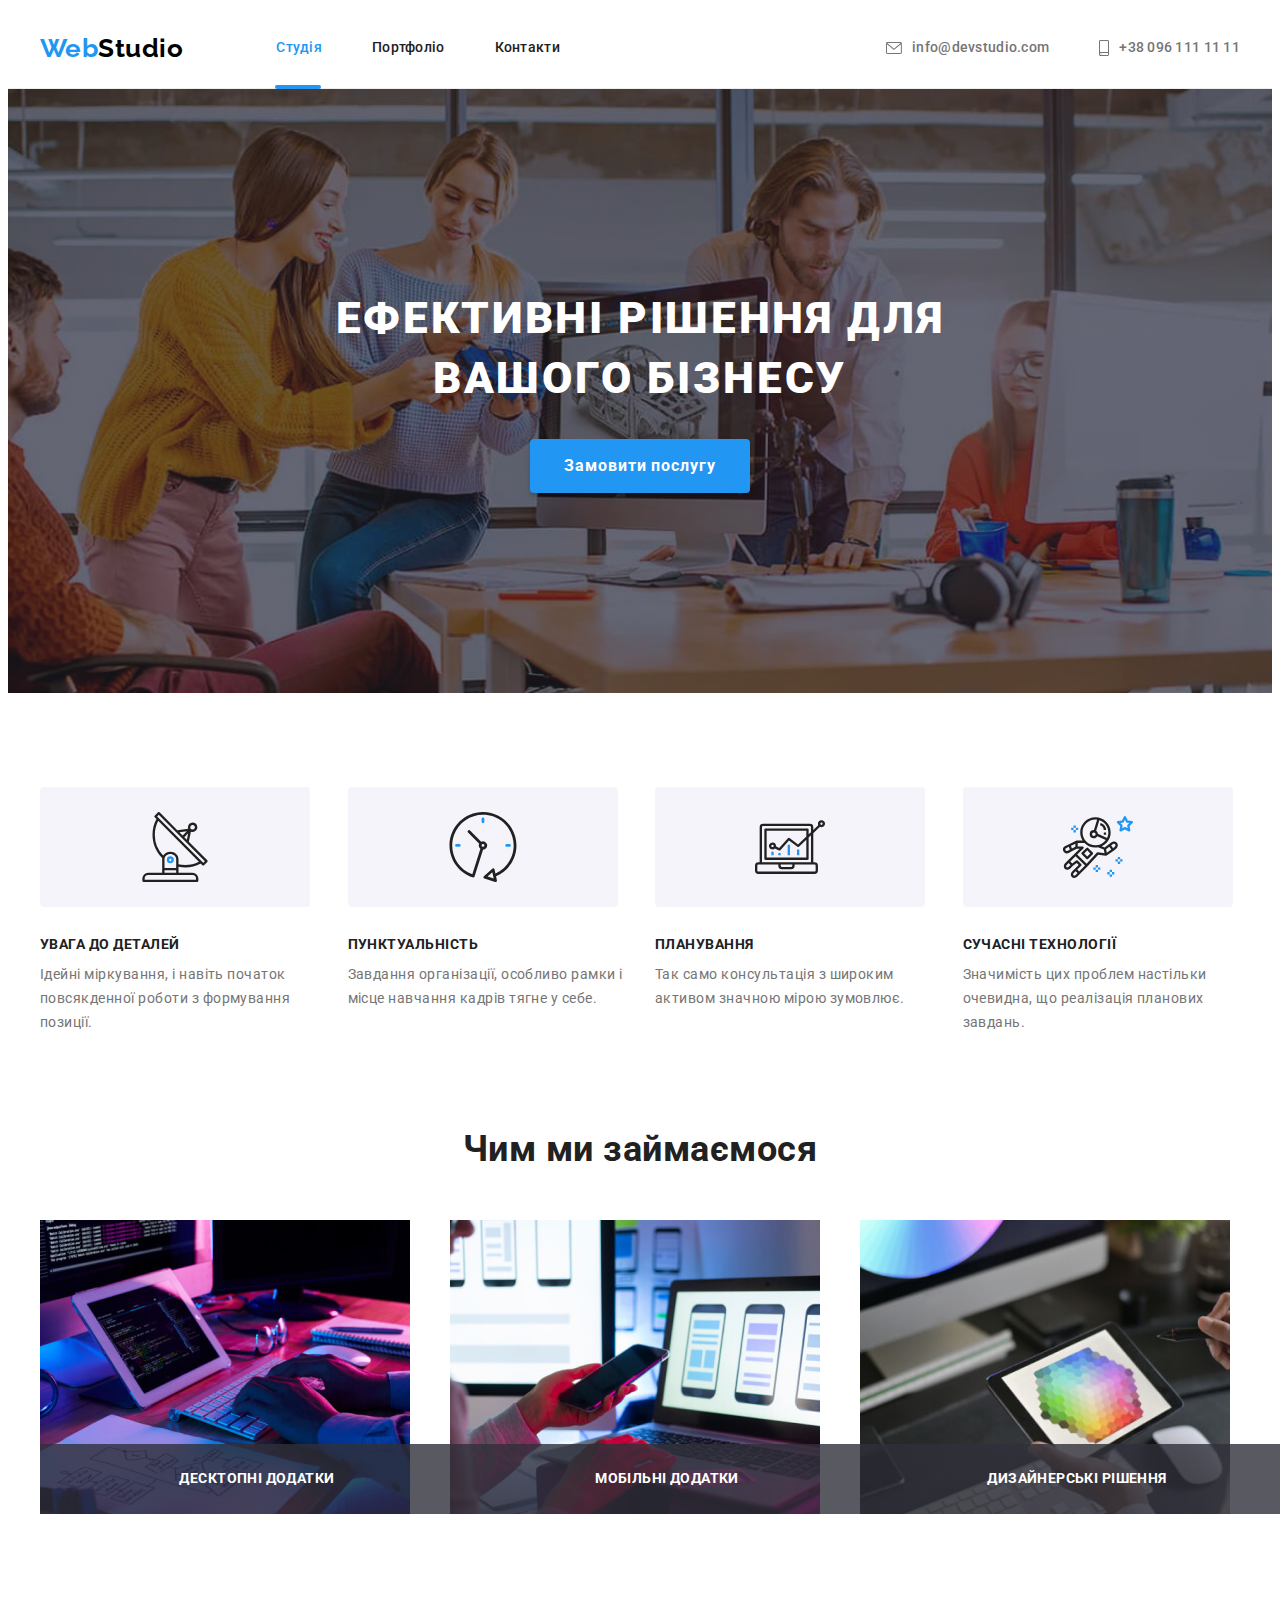
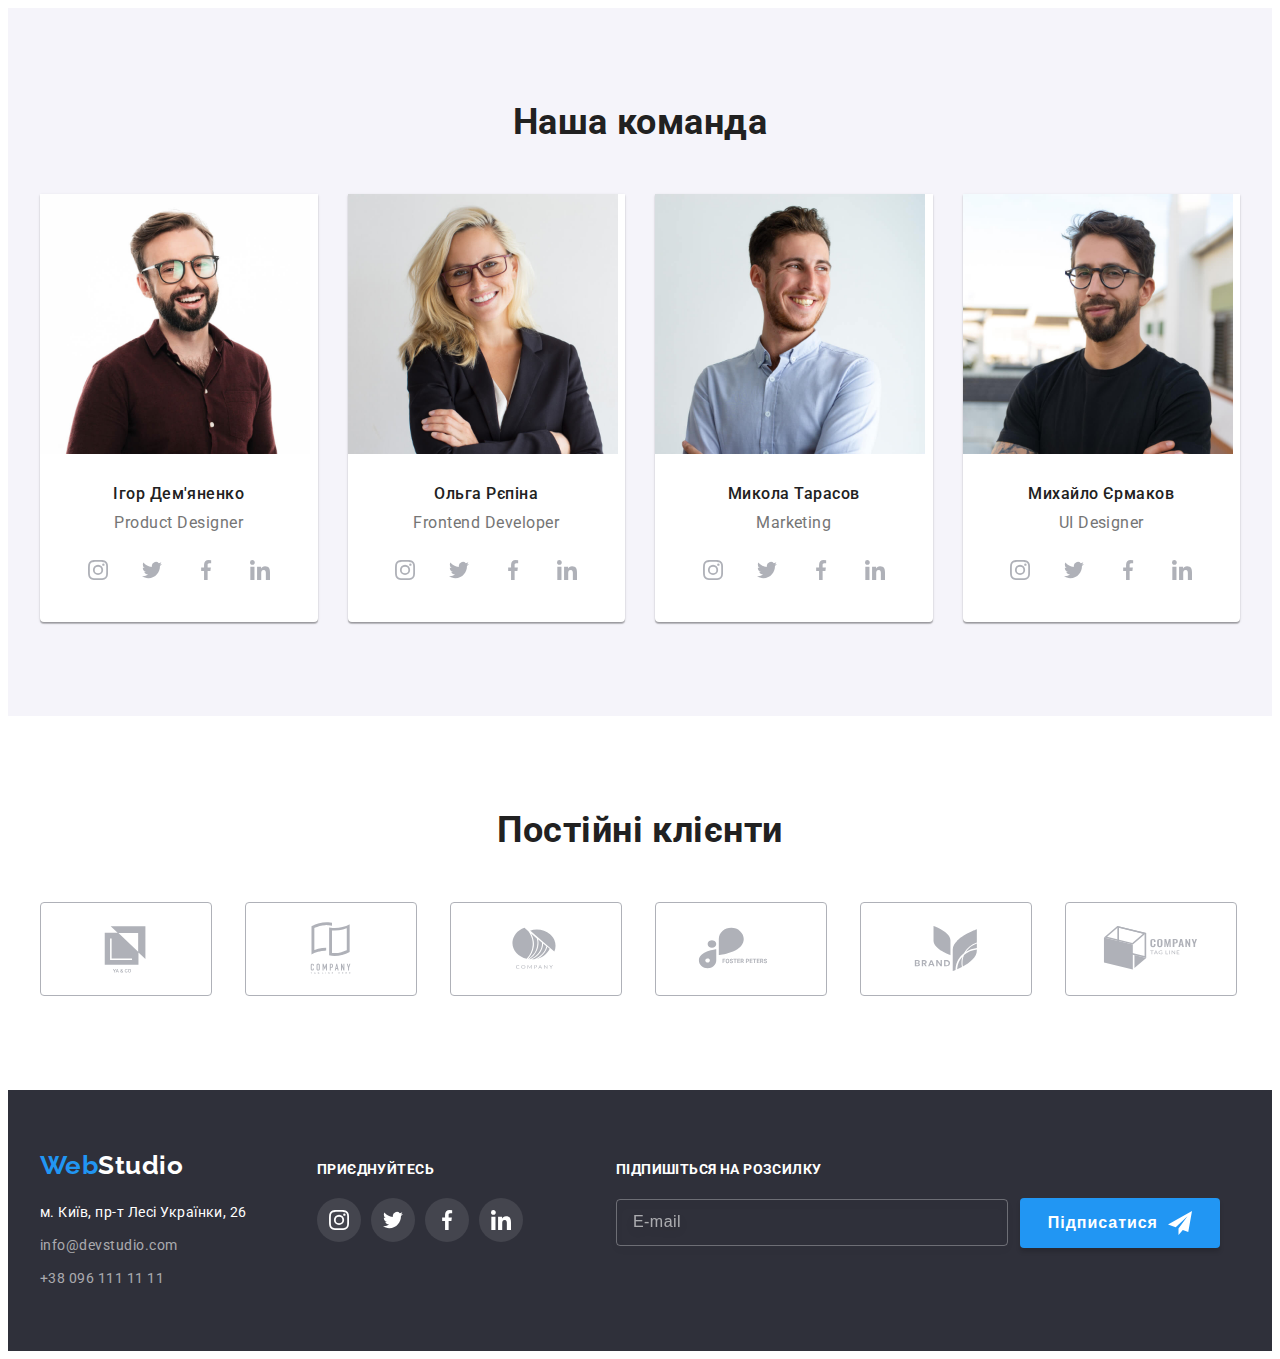
<file: index.html>
<!DOCTYPE html>
<html lang="uk">
  <head>
    <meta charset="UTF-8" />
    <meta http-equiv="X-UA-Compatible" content="IE=edge" />
    <meta name="viewport" content="width=device-width, initial-scale=1.0" />
    <title>WebStudio</title>
    <link rel="preconnect" href="https://fonts.googleapis.com" />
    <link rel="preconnect" href="https://fonts.gstatic.com" crossorigin />
    <link
      href="https://fonts.googleapis.com/css2?family=Raleway:wght@700&family=Roboto:wght@400;500;700&display=swap"
      rel="stylesheet"
    />
    <link
      rel="stylesheet"
      href="https://cdnjs.cloudflare.com/ajax/libs/modern-normalize/1.1.0/modern-normalize.min.css"
      integrity="sha512-wpPYUAdjBVSE4KJnH1VR1HeZfpl1ub8YT/NKx4PuQ5NmX2tKuGu6U/JRp5y+Y8XG2tV+wKQpNHVUX03MfMFn9Q=="
      crossorigin="anonymous"
      referrerpolicy="no-referrer"
    />
    <link
      rel="stylesheet"
      href="https://cdnjs.cloudflare.com/ajax/libs/animate.css/4.1.1/animate.min.css"
    />
    <link rel="stylesheet" href="./css/style.css" />
  </head>
  <body>
    <header class="top-page">
      <div class="container header-nav">
        <nav class="header-nav">
          <a href="./index.html" class="logo link">
            <span class="logo-accent">Web</span>Studio
          </a>
          <ul class="site-nav list">
            <li class="item">
              <a href="./index.html" class="site-nav-link link current">
                Студія
              </a>
            </li>
            <li class="item">
              <a href="./portfolio.html" class="site-nav-link link">
                Портфоліо
              </a>
            </li>
            <li class="item">
              <a href="#" class="site-nav-link link">Контакти</a>
            </li>
          </ul>
        </nav>
        <ul class="auth-nav list">
          <li class="item">
            <a href="mailto:info@devstudio.com" class="auth-nav-link link">
              <svg width="16" height="12" class="auth-nav-icon">
                <use href="./images/symbol-defs.svg#icon-envelope"></use>
              </svg>
              info@devstudio.com
            </a>
          </li>
          <li class="item">
            <a href="tel:+380961111111" class="auth-nav-link link">
              <svg width="10" height="16" class="auth-nav-icon">
                <use href="./images/symbol-defs.svg#icon-smartphone"></use></svg
              >+38 096 111 11 11
            </a>
          </li>
        </ul>
      </div>
    </header>

    <main>
      <section class="hero overlay">
        <h1 class="hero-title animate__animated animate__pulse">
          Ефективні рішення для вашого бізнесу
        </h1>
        <button type="button" class="hero-button" data-modal-open>
          Замовити послугу
        </button>
      </section>

      <section class="features">
        <div class="container">
          <h2 class="features-title visually-hidden">Особливості</h2>
          <ul class="features-link list">
            <li class="features-item item">
              <div class="features-item-img">
                <svg width="70" height="70">
                  <use href="./images/symbol-defs.svg#icon-antenna"></use>
                </svg>
              </div>
              <div class="">
                <h3 class="features-item-title">УВАГА ДО ДЕТАЛЕЙ</h3>
                <p class="feature-descr">
                  Ідейні міркування, і навіть початок повсякденної роботи з
                  формування позиції.
                </p>
              </div>
            </li>
            <li class="features-item item">
              <div class="features-item-img">
                <svg width="70" height="70">
                  <use href="./images/symbol-defs.svg#icon-clock"></use>
                </svg>
              </div>
              <div class="">
                <h3 class="features-item-title">ПУНКТУАЛЬНІСТЬ</h3>
                <p class="feature-descr">
                  Завдання організації, особливо рамки і місце навчання кадрів
                  тягне у себе.
                </p>
              </div>
            </li>
            <li class="features-item item">
              <div class="features-item-img">
                <svg width="70" height="70">
                  <use href="./images/symbol-defs.svg#icon-diagram"></use>
                </svg>
              </div>
              <div class="">
                <h3 class="features-item-title">ПЛАНУВАННЯ</h3>
                <p class="feature-descr">
                  Так само консультація з широким активом значною мірою
                  зумовлює.
                </p>
              </div>
            </li>
            <li class="features-item item">
              <div class="features-item-img">
                <svg width="70" height="70">
                  <use href="./images/symbol-defs.svg#icon-astronaut"></use>
                </svg>
              </div>
              <div class="">
                <h3 class="features-item-title">СУЧАСНІ ТЕХНОЛОГІЇ</h3>
                <p class="feature-descr">
                  Значимість цих проблем настільки очевидна, що реалізація
                  планових завдань.
                </p>
              </div>
            </li>
          </ul>
        </div>
      </section>

      <section class="work">
        <div class="container">
          <h2 class="work-title">Чим ми займаємося</h2>
          <ul class="work-sample list">
            <li class="work-photo">
              <div class="work-thumb">
                <img
                  src="./images/img1.jpeg"
                  alt="людина пише код"
                  width="370"
                  height="294"
                />
                <p class="work-overlay-text">Десктопні додатки</p>
              </div>
            </li>
            <li class="work-photo">
              <div class="work-thumb">
                <img
                  src="./images/img2.jpeg"
                  alt="людина тримає телефон"
                  width="370"
                  height="294"
                />
                <p class="work-overlay-text">Мобільні додатки</p>
              </div>
            </li>
            <li class="work-photo">
              <div class="work-thumb">
                <img
                  src="./images/img3.jpeg"
                  alt="палета кольорів на планшеті"
                  width="370"
                  height="294"
                />
                <p class="work-overlay-text">Дизайнерські рішення</p>
              </div>
            </li>
          </ul>
        </div>
      </section>

      <section class="team section">
        <div class="container">
          <h2 class="team-title">Наша команда</h2>
          <ul class="team-list list">
            <li class="team-item">
              <img
                src="./images/team-img-1.jpeg"
                alt="фото Ігоря Дем'яненка"
                width="270"
                height="260"
              />
              <div class="team-descr">
                <h3 class="team-list-title">Ігор Дем'яненко</h3>
                <p lang="en" class="team-list-descr">Product Designer</p>
                <ul class="team-soc-list">
                  <li class="team-soc-item">
                    <a href="" class="team-soc-link" aria-label="Instagram">
                      <svg width="20" height="20" class="team-soc-icon">
                        <use
                          href="./images/symbol-defs.svg#icon-instagram_team"
                        ></use>
                      </svg>
                    </a>
                  </li>
                  <li class="team-soc-item">
                    <a href="" class="team-soc-link" aria-label="Twitter">
                      <svg width="20" height="20" class="team-soc-icon">
                        <use
                          href="./images/symbol-defs.svg#icon-twitter_team"
                        ></use>
                      </svg>
                    </a>
                  </li>
                  <li class="team-soc-item">
                    <a href="" class="team-soc-link" aria-label="Facebook">
                      <svg width="20" height="20" class="team-soc-icon">
                        <use
                          href="./images/symbol-defs.svg#icon-facebook_team"
                        ></use>
                      </svg>
                    </a>
                  </li>
                  <li class="team-soc-item">
                    <a href="" class="team-soc-link" aria-label="LinkedIn">
                      <svg width="20" height="20" class="team-soc-icon">
                        <use
                          href="./images/symbol-defs.svg#icon-linkedin_team"
                        ></use>
                      </svg>
                    </a>
                  </li>
                </ul>
              </div>
            </li>
            <li class="team-item">
              <img
                src="./images/team-img-2.jpeg"
                alt="фото Ольги Рєпіної"
                width="270"
                height="260"
              />
              <div class="team-descr">
                <h3 class="team-list-title">Ольга Рєпіна</h3>
                <p lang="en" class="team-list-descr">Frontend Developer</p>
                <ul class="team-soc-list">
                  <li class="team-soc-item">
                    <a href="" class="team-soc-link" aria-label="Instagram">
                      <svg width="20" height="20" class="team-soc-icon">
                        <use
                          href="./images/symbol-defs.svg#icon-instagram_team"
                        ></use>
                      </svg>
                    </a>
                  </li>
                  <li class="team-soc-item">
                    <a href="" class="team-soc-link" aria-label="Twitter">
                      <svg width="20" height="20" class="team-soc-icon">
                        <use
                          href="./images/symbol-defs.svg#icon-twitter_team"
                        ></use>
                      </svg>
                    </a>
                  </li>
                  <li class="team-soc-item">
                    <a href="" class="team-soc-link" aria-label="Facebook">
                      <svg width="20" height="20" class="team-soc-icon">
                        <use
                          href="./images/symbol-defs.svg#icon-facebook_team"
                        ></use>
                      </svg>
                    </a>
                  </li>
                  <li class="team-soc-item">
                    <a href="" class="team-soc-link" aria-label="LinkedIn">
                      <svg width="20" height="20" class="team-soc-icon">
                        <use
                          href="./images/symbol-defs.svg#icon-linkedin_team"
                        ></use>
                      </svg>
                    </a>
                  </li>
                </ul>
              </div>
            </li>
            <li class="team-item">
              <img
                src="./images/team-img-3.jpeg"
                alt="фото Миколи Тарасова"
                width="270"
                height="260"
              />
              <div class="team-descr">
                <h3 class="team-list-title">Микола Тарасов</h3>
                <p lang="en" class="team-list-descr">Marketing</p>
                <ul class="team-soc-list">
                  <li class="team-soc-item">
                    <a href="" class="team-soc-link" aria-label="Instagram">
                      <svg width="20" height="20" class="team-soc-icon">
                        <use
                          href="./images/symbol-defs.svg#icon-instagram_team"
                        ></use>
                      </svg>
                    </a>
                  </li>
                  <li class="team-soc-item">
                    <a href="" class="team-soc-link" aria-label="Twitter">
                      <svg width="20" height="20" class="team-soc-icon">
                        <use
                          href="./images/symbol-defs.svg#icon-twitter_team"
                        ></use>
                      </svg>
                    </a>
                  </li>
                  <li class="team-soc-item">
                    <a href="" class="team-soc-link" aria-label="Facebook">
                      <svg width="20" height="20" class="team-soc-icon">
                        <use
                          href="./images/symbol-defs.svg#icon-facebook_team"
                        ></use>
                      </svg>
                    </a>
                  </li>
                  <li class="team-soc-item">
                    <a href="" class="team-soc-link" aria-label="LinkedIn">
                      <svg width="20" height="20" class="team-soc-icon">
                        <use
                          href="./images/symbol-defs.svg#icon-linkedin_team"
                        ></use>
                      </svg>
                    </a>
                  </li>
                </ul>
              </div>
            </li>
            <li class="team-item">
              <img
                src="./images/team-img-4.jpeg"
                alt="фото Михайла Єрмакова"
                width="270"
                height="260"
              />
              <div class="team-descr">
                <h3 class="team-list-title">Михайло Єрмаков</h3>
                <p lang="en" class="team-list-descr">UI Designer</p>
                <ul class="team-soc-list">
                  <li class="team-soc-item">
                    <a href="" class="team-soc-link" aria-label="Instagram">
                      <svg width="20" height="20" class="team-soc-icon">
                        <use
                          href="./images/symbol-defs.svg#icon-instagram_team"
                        ></use>
                      </svg>
                    </a>
                  </li>
                  <li class="team-soc-item">
                    <a href="" class="team-soc-link" aria-label="Twitter">
                      <svg width="20" height="20" class="team-soc-icon">
                        <use
                          href="./images/symbol-defs.svg#icon-twitter_team"
                        ></use>
                      </svg>
                    </a>
                  </li>
                  <li class="team-soc-item">
                    <a href="" class="team-soc-link" aria-label="Facebook">
                      <svg width="20" height="20" class="team-soc-icon">
                        <use
                          href="./images/symbol-defs.svg#icon-facebook_team"
                        ></use>
                      </svg>
                    </a>
                  </li>
                  <li class="team-soc-item">
                    <a href="" class="team-soc-link" aria-label="LinkedIn">
                      <svg width="20" height="20" class="team-soc-icon">
                        <use
                          href="./images/symbol-defs.svg#icon-linkedin_team"
                        ></use>
                      </svg>
                    </a>
                  </li>
                </ul>
              </div>
            </li>
          </ul>
        </div>
      </section>

      <section class="clients section">
        <div class="container">
          <h2 class="clients-title">Постійні клієнти</h2>
          <ul class="clients-list list">
            <li class="clients-list-item">
              <a href="" class="clients-list-link">
                <svg class="clients-icon" width="106" height="60">
                  <use href="./images/symbol-defs.svg#icon-client1"></use>
                </svg>
              </a>
            </li>
            <li class="clients-list-item">
              <a href="" class="clients-list-link">
                <svg class="clients-icon" width="106" height="60">
                  <use href="./images/symbol-defs.svg#icon-client2"></use>
                </svg>
              </a>
            </li>
            <li class="clients-list-item">
              <a href="" class="clients-list-link">
                <svg class="clients-icon" width="106" height="60">
                  <use href="./images/symbol-defs.svg#icon-client3"></use>
                </svg>
              </a>
            </li>
            <li class="clients-list-item">
              <a href="" class="clients-list-link">
                <svg class="clients-icon" width="106" height="60">
                  <use href="./images/symbol-defs.svg#icon-client4"></use>
                </svg>
              </a>
            </li>
            <li class="clients-list-item">
              <a href="" class="clients-list-link">
                <svg class="clients-icon" width="106" height="60">
                  <use href="./images/symbol-defs.svg#icon-client5"></use>
                </svg>
              </a>
            </li>
            <li class="clients-list-item">
              <a href="" class="clients-list-link">
                <svg class="clients-icon" width="106" height="60">
                  <use href="./images/symbol-defs.svg#icon-client6"></use>
                </svg>
              </a>
            </li>
          </ul>
        </div>
      </section>
    </main>

    <footer class="bottom-page">
      <div class="footer-container container">
        <div class="footer-nav">
          <a href="#" class="footer-logo link">
            <span class="footer-logo-accent">Web</span>Studio
          </a>
          <address>
            <ul class="footer-nav-address list">
              <li class="footer-nav-item item">
                <a
                  href="https://goo.gl/maps/T1ktbeCNpbdaZyWX9"
                  target="_blank"
                  rel="noopenner noreferrer nofollow"
                  class="footer-nav-link-address link"
                >
                  м. Київ, пр-т Лесі Українки, 26
                </a>
              </li>
              <li class="footer-nav-item item">
                <a
                  href="mailto:info@devstudio.com"
                  class="footer-nav-link link"
                >
                  info@devstudio.com
                </a>
              </li>
              <li class="footer-nav-item item">
                <a href="tel:+380961111111" class="footer-nav-link link">
                  +38 096 111 11 11
                </a>
              </li>
            </ul>
          </address>
        </div>
        <div class="footer-soc">
          <h3 class="footer-soc-title">Приєднуйтесь</h3>
          <ul class="footer-soc-list">
            <li class="footer-soc-item">
              <a href="" class="footer-soc-link" aria-label="Instagram">
                <svg width="20" height="20" class="footer-soc-icon">
                  <use
                    href="./images/symbol-defs.svg#icon-instagram_team"
                  ></use>
                </svg>
              </a>
            </li>
            <li class="footer-soc-item">
              <a href="" class="footer-soc-link" aria-label="Twitter">
                <svg width="20" height="20" class="footer-soc-icon">
                  <use href="./images/symbol-defs.svg#icon-twitter_team"></use>
                </svg>
              </a>
            </li>
            <li class="footer-soc-item">
              <a href="" class="footer-soc-link" aria-label="Facebook">
                <svg width="20" height="20" class="footer-soc-icon">
                  <use href="./images/symbol-defs.svg#icon-facebook_team"></use>
                </svg>
              </a>
            </li>
            <li class="footer-soc-item">
              <a href="" class="footer-soc-link" aria-label="LinkedIn">
                <svg width="20" height="20" class="footer-soc-icon">
                  <use href="./images/symbol-defs.svg#icon-linkedin_team"></use>
                </svg>
              </a>
            </li>
          </ul>
        </div>
        <div class="footer-input">
          <h3 class="input-title">Підпишіться на розсилку</h3>
          <form class="input-container">
            <input class="footer-input" type="email" placeholder="E-mail" />
            <button type="submit" class="input-button">
              Підписатися
              <svg width="24" height="24" class="input-img">
                <use href="./images/symbol-defs.svg#icon-paperplane"></use>
              </svg>
            </button>
          </form>
        </div>
      </div>
    </footer>
    <div class="backdrop is-hidden" data-modal>
      <div class="modal">
        <button type="button" class="modal-btn" data-modal-close>
          <svg class="modal-close-icon" width="18" height="18">
            <use href="./images/symbol-defs.svg#icon-close-btn"></use>
          </svg>
        </button>

        <h3 class="modal-title">Залиште свої дані, ми вам передзвонимо</h3>

        <form class="form" name="signup_form" autocomplete="off">
          <label class="form-field">
            Ім'я
            <input class="form-input" type="text" name="name" id="name" />
            <svg class="form-icon" width="18" height="18">
              <use href="./images/symbol-defs.svg#icon-person"></use>
            </svg>
          </label>

          <label class="form-field">
            Телефон
            <input class="form-input" type="tel" name="tel" id="tel" />
            <svg class="form-icon" width="18" height="18">
              <use href="./images/symbol-defs.svg#icon-phone"></use>
            </svg>
          </label>

          <label class="form-field">
            Пошта
            <input class="form-input" type="email" name="email" id="email" />
            <svg class="form-icon" width="18" height="18">
              <use href="./images/symbol-defs.svg#icon-email"></use>
            </svg>
          </label>

          <label class="form-field comment">
            Коментар
            <textarea placeholder="Введіть текст" class="form-input">
            </textarea>
          </label>

          <div class="form-check">
            <label class="checkbox-label">
              <input class="checkbox" type="checkbox" name="policy" />
              <span class="checkbox-icon"></span>
              Погоджуюся з розсилкою та приймаю
              <a href="" class="checkbox-accent">Умови договору</a>
            </label>
          </div>

          <button type="submit" class="form-button">Відправити</button>
        </form>
      </div>
    </div>
    <script src="./js/modal.js"></script>
  </body>
</html>
</file>
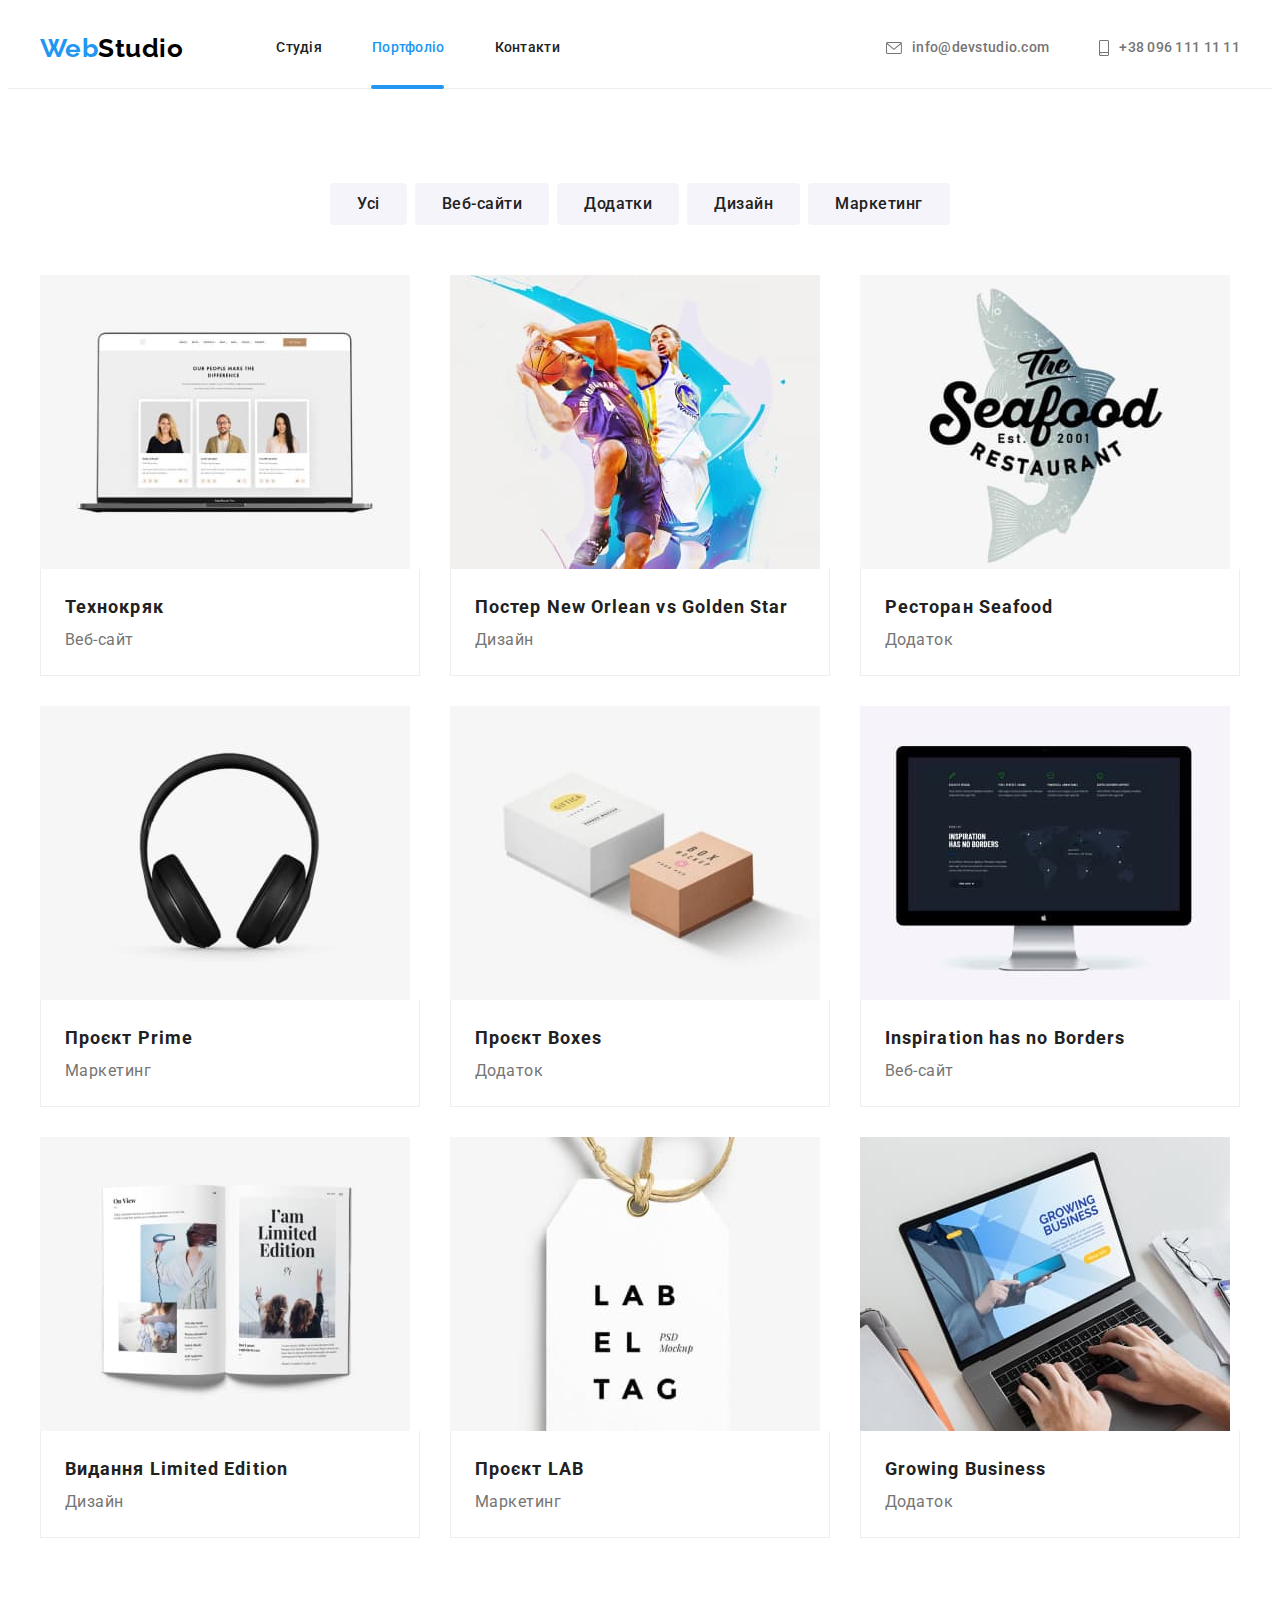
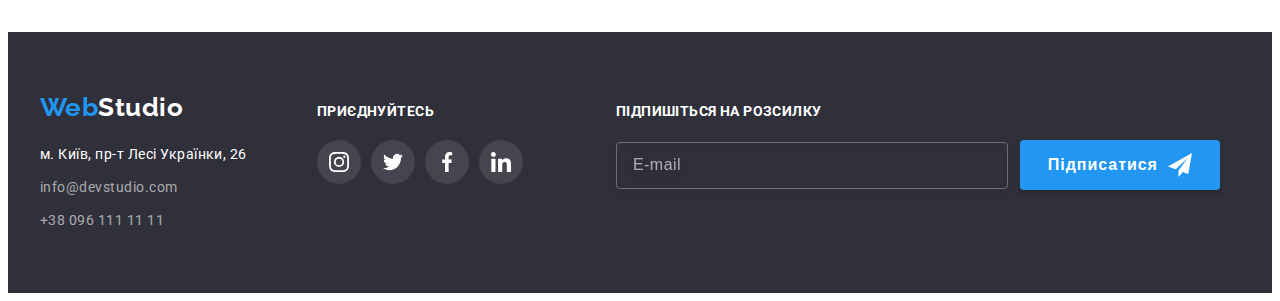
<file: portfolio.html>
<!DOCTYPE html>
<html lang="uk">
  <head>
    <meta charset="UTF-8" />
    <meta http-equiv="X-UA-Compatible" content="IE=edge" />
    <meta name="viewport" content="width=device-width, initial-scale=1.0" />
    <title>WebStudio</title>
    <link rel="preconnect" href="https://fonts.googleapis.com" />
    <link rel="preconnect" href="https://fonts.gstatic.com" crossorigin />
    <link
      href="https://fonts.googleapis.com/css2?family=Raleway:wght@700&family=Roboto:wght@400;500;700&display=swap"
      rel="stylesheet"
    />
    <link
      rel="stylesheet"
      href="https://cdnjs.cloudflare.com/ajax/libs/modern-normalize/1.1.0/modern-normalize.min.css"
      integrity="sha512-wpPYUAdjBVSE4KJnH1VR1HeZfpl1ub8YT/NKx4PuQ5NmX2tKuGu6U/JRp5y+Y8XG2tV+wKQpNHVUX03MfMFn9Q=="
      crossorigin="anonymous"
      referrerpolicy="no-referrer"
    />
    <link rel="stylesheet" href="./css/style.css" />
  </head>
  <body>
    <header class="top-page">
      <div class="container header-nav">
        <nav class="header-nav">
          <a href="./index.html" class="logo link">
            <span class="logo-accent">Web</span>Studio
          </a>
          <ul class="site-nav list">
            <li class="item">
              <a href="./index.html" class="site-nav-link link"> Студія </a>
            </li>
            <li class="item">
              <a href="./portfolio.html" class="site-nav-link link current">
                Портфоліо
              </a>
            </li>
            <li class="item">
              <a href="#" class="site-nav-link link">Контакти</a>
            </li>
          </ul>
        </nav>
        <ul class="auth-nav list">
          <li class="item">
            <a href="mailto:info@devstudio.com" class="auth-nav-link link">
              <svg width="16" height="12" class="auth-nav-icon">
                <use href="./images/symbol-defs.svg#icon-envelope"></use>
              </svg>
              info@devstudio.com
            </a>
          </li>
          <li class="item">
            <a href="tel:+380961111111" class="auth-nav-link link">
              <svg width="10" height="16" class="auth-nav-icon">
                <use href="./images/symbol-defs.svg#icon-smartphone"></use></svg
              >+38 096 111 11 11
            </a>
          </li>
        </ul>
      </div>
    </header>

    <main>
      <section class="portfolio section">
        <div class="container">
          <h1 class="visually-hidden">Портфоліо</h1>
          <ul class="portfolio-nav list">
            <li>
              <button type="button" class="portfolio-button">Усі</button>
            </li>
            <li>
              <button type="button" class="portfolio-button">Веб-сайти</button>
            </li>
            <li>
              <button type="button" class="portfolio-button">Додатки</button>
            </li>

            <li>
              <button type="button" class="portfolio-button">Дизайн</button>
            </li>
            <li>
              <button type="button" class="portfolio-button">Маркетинг</button>
            </li>
          </ul>
          <ul class="portfolio-grid list">
            <li class="grid-item">
              <a href="#" class="grid-link link">
                <div class="grid-thumb">
                  <img
                    src="./images/technokriak.jpeg"
                    alt=""
                    width="370"
                    height="294"
                  />
                  <p class="thumb-overlay-text">
                    Ресурс пропонує комплексні пропозиції з різним рівнем
                    функціоналу та сервісів. Все це дозволить відвідувачу
                    отримати вичерпні відомості про компанію чи приватну особу.
                  </p>
                </div>
                <div class="grid-item-text">
                  <h2 class="link-title">Технокряк</h2>
                  <p class="link-descr">Веб-сайт</p>
                </div>
              </a>
            </li>
            <li class="grid-item">
              <a href="#" class="grid-link link">
                <div class="grid-thumb">
                  <img
                    src="./images/neworlean.jpeg"
                    alt=""
                    width="370"
                    height="294"
                  />
                  <p class="thumb-overlay-text">
                    Ресурс пропонує комплексні пропозиції з різним рівнем
                    функціоналу та сервісів. Все це дозволить відвідувачу
                    отримати вичерпні відомості про компанію чи приватну особу.
                  </p>
                </div>

                <div class="grid-item-text">
                  <h2 class="link-title">Постер New Orlean vs Golden Star</h2>
                  <p class="link-descr">Дизайн</p>
                </div>
              </a>
            </li>
            <li class="grid-item">
              <a href="#" class="grid-link link">
                <div class="grid-thumb">
                  <img
                    src="./images/seafood.jpeg"
                    alt=""
                    width="370"
                    height="294"
                  />
                  <p class="thumb-overlay-text">
                    Ресурс пропонує комплексні пропозиції з різним рівнем
                    функціоналу та сервісів. Все це дозволить відвідувачу
                    отримати вичерпні відомості про компанію чи приватну особу.
                  </p>
                </div>

                <div class="grid-item-text">
                  <h2 class="link-title">Ресторан Seafood</h2>
                  <p class="link-descr">Додаток</p>
                </div>
              </a>
            </li>
            <li class="grid-item">
              <a href="#" class="grid-link link">
                <div class="grid-thumb">
                  <img
                    src="./images/prime.jpeg"
                    alt=""
                    width="370"
                    height="294"
                  />
                  <p class="thumb-overlay-text">
                    Ресурс пропонує комплексні пропозиції з різним рівнем
                    функціоналу та сервісів. Все це дозволить відвідувачу
                    отримати вичерпні відомості про компанію чи приватну особу.
                  </p>
                </div>

                <div class="grid-item-text">
                  <h2 class="link-title">Проєкт Prime</h2>
                  <p class="link-descr">Маркетинг</p>
                </div>
              </a>
            </li>
            <li class="grid-item">
              <a href="#" class="grid-link link">
                <div class="grid-thumb">
                  <img
                    src="./images/boxes.jpeg"
                    alt=""
                    width="370"
                    height="294"
                  />
                  <p class="thumb-overlay-text">
                    Ресурс пропонує комплексні пропозиції з різним рівнем
                    функціоналу та сервісів. Все це дозволить відвідувачу
                    отримати вичерпні відомості про компанію чи приватну особу.
                  </p>
                </div>
                <div class="grid-item-text">
                  <h2 class="link-title">Проєкт Boxes</h2>
                  <p class="link-descr">Додаток</p>
                </div>
              </a>
            </li>
            <li class="grid-item">
              <a href="#" class="grid-link link">
                <div class="grid-thumb">
                  <img
                    src="./images/inspiration.jpeg"
                    alt=""
                    width="370"
                    height="294"
                  />
                  <p class="thumb-overlay-text">
                    Ресурс пропонує комплексні пропозиції з різним рівнем
                    функціоналу та сервісів. Все це дозволить відвідувачу
                    отримати вичерпні відомості про компанію чи приватну особу.
                  </p>
                </div>

                <div class="grid-item-text">
                  <h2 class="link-title">Inspiration has no Borders</h2>
                  <p class="link-descr">Веб-сайт</p>
                </div>
              </a>
            </li>
            <li class="grid-item">
              <a href="#" class="grid-link link">
                <div class="grid-thumb">
                  <img
                    src="./images/limitededition.jpeg"
                    alt=""
                    width="370"
                    height="294"
                  />
                  <p class="thumb-overlay-text">
                    Ресурс пропонує комплексні пропозиції з різним рівнем
                    функціоналу та сервісів. Все це дозволить відвідувачу
                    отримати вичерпні відомості про компанію чи приватну особу.
                  </p>
                </div>
                <div class="grid-item-text">
                  <h2 class="link-title">Видання Limited Edition</h2>
                  <p class="link-descr">Дизайн</p>
                </div>
              </a>
            </li>
            <li class="grid-item">
              <a href="#" class="grid-link link">
                <div class="grid-thumb">
                  <img
                    src="./images/lab.jpeg"
                    alt=""
                    width="370"
                    height="294"
                  />
                  <p class="thumb-overlay-text">
                    Ресурс пропонує комплексні пропозиції з різним рівнем
                    функціоналу та сервісів. Все це дозволить відвідувачу
                    отримати вичерпні відомості про компанію чи приватну особу.
                  </p>
                </div>
                <div class="grid-item-text">
                  <h2 class="link-title">Проєкт LAB</h2>
                  <p class="link-descr">Маркетинг</p>
                </div>
              </a>
            </li>
            <li class="grid-item">
              <a href="#" class="grid-link link">
                <div class="grid-thumb">
                  <img
                    src="./images/growing.jpeg"
                    alt=""
                    width="370"
                    height="294"
                  />
                  <p class="thumb-overlay-text">
                    Ресурс пропонує комплексні пропозиції з різним рівнем
                    функціоналу та сервісів. Все це дозволить відвідувачу
                    отримати вичерпні відомості про компанію чи приватну особу.
                  </p>
                </div>
                <div class="grid-item-text">
                  <h2 class="link-title">Growing Business</h2>
                  <p class="link-descr">Додаток</p>
                </div>
              </a>
            </li>
          </ul>
        </div>
      </section>
    </main>

    <footer class="bottom-page">
      <div class="footer-container container">
        <div class="footer-nav">
          <a href="#" class="footer-logo link">
            <span class="footer-logo-accent">Web</span>Studio
          </a>
          <address>
            <ul class="footer-nav-address list">
              <li class="footer-nav-item item">
                <a
                  href="https://goo.gl/maps/T1ktbeCNpbdaZyWX9"
                  target="_blank"
                  rel="noopenner noreferrer nofollow"
                  class="footer-nav-link-address link"
                >
                  м. Київ, пр-т Лесі Українки, 26
                </a>
              </li>
              <li class="footer-nav-item item">
                <a
                  href="mailto:info@devstudio.com"
                  class="footer-nav-link link"
                >
                  info@devstudio.com
                </a>
              </li>
              <li class="footer-nav-item item">
                <a href="tel:+380961111111" class="footer-nav-link link">
                  +38 096 111 11 11
                </a>
              </li>
            </ul>
          </address>
        </div>
        <div class="footer-soc">
          <h3 class="footer-soc-title">Приєднуйтесь</h3>
          <ul class="footer-soc-list">
            <li class="footer-soc-item">
              <a href="" class="footer-soc-link" aria-label="Instagram">
                <svg width="20" height="20" class="footer-soc-icon">
                  <use
                    href="./images/symbol-defs.svg#icon-instagram_team"
                  ></use>
                </svg>
              </a>
            </li>
            <li class="footer-soc-item">
              <a href="" class="footer-soc-link" aria-label="Twitter">
                <svg width="20" height="20" class="footer-soc-icon">
                  <use href="./images/symbol-defs.svg#icon-twitter_team"></use>
                </svg>
              </a>
            </li>
            <li class="footer-soc-item">
              <a href="" class="footer-soc-link" aria-label="Facebook">
                <svg width="20" height="20" class="footer-soc-icon">
                  <use href="./images/symbol-defs.svg#icon-facebook_team"></use>
                </svg>
              </a>
            </li>
            <li class="footer-soc-item">
              <a href="" class="footer-soc-link" aria-label="LinkedIn">
                <svg width="20" height="20" class="footer-soc-icon">
                  <use href="./images/symbol-defs.svg#icon-linkedin_team"></use>
                </svg>
              </a>
            </li>
          </ul>
        </div>
        <div class="footer-input">
          <h3 class="input-title">Підпишіться на розсилку</h3>
          <form class="input-container">
            <input class="footer-input" type="email" placeholder="E-mail" />
            <button type="submit" class="input-button">
              Підписатися
              <svg width="24" height="24" class="input-img">
                <use href="./images/symbol-defs.svg#icon-paperplane"></use>
              </svg>
            </button>
          </form>
        </div>
      </div>
    </footer>
  </body>
</html>
</file>
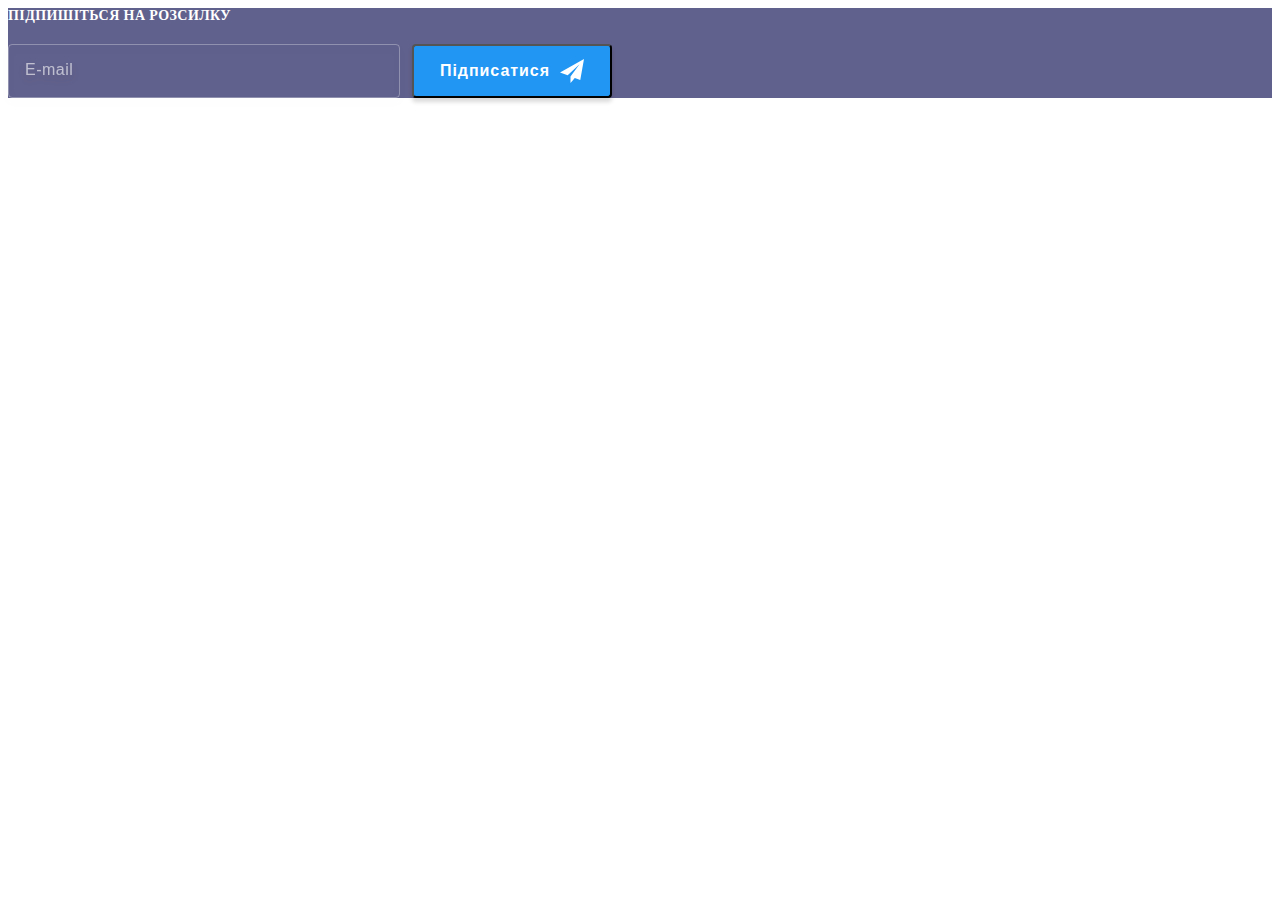
<file: test.html>
<!DOCTYPE html>
<html lang="en">
  <head>
    <meta charset="UTF-8" />
    <meta http-equiv="X-UA-Compatible" content="IE=edge" />
    <meta name="viewport" content="width=device-width, initial-scale=1.0" />
    <title>Document</title>
    <link rel="stylesheet" href="./css/test.css" />
  </head>
  <body>
    <form class="footer-input">
      <h3 class="input-title">Підпишіться на розсилку</h3>
      <div class="input-container">
        <input class="footer-input" type="email" placeholder="E-mail" />
        <button type="submit" class="input-button">
          Підписатися
          <svg width="24" height="24" class="input-img">
            <use href="./images/symbol-defs.svg#icon-paperplane"></use>
          </svg>
        </button>
      </div>
    </form>
  </body>
</html>
</file>
<file: css/style.css>
:root {
  --primary-text-color: #212121;
  --secondary-text-color: #757575;
  --accent-color: #2196f3;
  --accent-hover-color: #188ce8;
  --container-bg-color: #ffffff;
  --container-border-color: #eeeeee;
  --button-bg-color: #f5f4fa;
  --logo-main-color: #000000;
  --footer-background-color: #2f303a;
  --footer-link-color: rgba(255, 255, 255, 0.6);
  --soc-clients-color: #afb1b8;
  --grid-overlay-color: rgba(33, 150, 243, 0.9);
  --transition-duration: 250ms;
  --transition-timing-function: cubic-bezier(0.4, 0, 0.2, 1);
}

p,
h1,
h2,
h3,
h4,
h5,
h6 {
  margin: 0;
}

ul,
ol {
  margin: 0;
  padding-left: 0;
  list-style: none;
}

button {
  cursor: pointer;
}

address {
  font-style: normal;
}

a {
  color: currentColor;
  text-decoration: none;
}

img {
  display: block;
}

body {
  font-family: "Roboto", sans serif;
  color: var(--primary-text-color);
  background-color: var(--container-bg-color);
  letter-spacing: 0.03em;
}

.container {
  width: 1200px;
  padding-left: 15px;
  padding-right: 15px;
  /* outline: 2px solid red; */
  margin: 0 auto;
}

.section {
  padding-top: 94px;
  padding-bottom: 94px;
}

.list {
  list-style: none;
  color: var(--primary-text-color);
  padding: 0;
  margin: 0;
}

.link {
  text-decoration: none;
  padding: 0;
  margin: 0;
}

.link.current {
  position: relative;
  color: var(--accent-color);
}

/* ----------------Header---------------- */

.header-nav {
  display: flex;
  align-items: center;
}

.logo {
  font-family: "Raleway", sans-serif;
  font-weight: 700;
  font-size: 26px;
  line-height: 1.19;
  color: var(--logo-main-color);
}

span.logo-accent {
  color: var(--accent-color);
}

.site-nav {
  display: flex;
  margin-left: 93px;
}

.site-nav .item {
  margin-right: 50px;
}

.site-nav .item:last-child {
  margin-right: 0;
}

.site-nav .link {
  display: block;
  padding-top: 32px;
  padding-bottom: 32px;
}

.site-nav-link {
  color: var(--primary-text-color);
  font-weight: 500;
  font-size: 14px;
  line-height: 1.14;
  letter-spacing: 0.02em;
  font-style: normal;
  transition: color var(--transition-duration) var(--transition-timing-function);
}

.site-nav-link:hover,
.site-nav-link:focus {
  color: var(--accent-color);
}

.current::after {
  content: "";
  position: absolute;
  bottom: 0;
  left: 0;
  display: block;
  width: 100%;
  height: 4px;
  background: var(--accent-color);
  border-radius: 2px;
  margin: -1px;
}

.auth-nav {
  display: flex;
  margin-left: auto;
  align-items: center;
}

.auth-nav .item {
  margin-right: 50px;
}

.auth-nav .item:last-child {
  margin-right: 0;
}

.auth-nav .link {
  padding-top: 32px;
  padding-bottom: 32px;
}

.auth-nav-link {
  color: var(--secondary-text-color);
  display: flex;
  align-items: center;
  font-weight: 500;
  font-size: 14px;
  line-height: 1.14;
  letter-spacing: 0.02em;
  transition: color var(--transition-duration) var(--transition-timing-function);
}

.auth-nav-link:hover,
.auth-nav-link:focus {
  color: var(--accent-color);
}

.auth-nav-icon {
  margin-right: 10px;
  fill: currentColor;
  transition: fill var(--transition-duration) var(--transition-timing-function);
}

.auth-nav-icon:hover,
.auth-nav-icon:focus {
  fill: var(--accent-color);
}

header.top-page {
  border-bottom: 1px solid var(--container-border-color);
}

/* ------------------Hero----------------- */
.hero {
  padding-top: 200px;
  padding-bottom: 200px;
  text-align: center;
  margin: 0 auto;
}

.overlay {
  max-width: 1600px;
  background-image: linear-gradient(
      to right,
      rgba(47, 48, 58, 0.4),
      rgba(47, 48, 58, 0.4)
    ),
    url(../images/team.jpeg);
  background-color: #c4c4c4;
  background-repeat: no-repeat;
  background-position: center;
  background-size: cover;
}

.hero-title {
  color: var(--container-bg-color);
  font-weight: 900;
  font-size: 44px;
  line-height: 1.36;
  text-align: center;
  letter-spacing: 0.06em;
  text-transform: uppercase;
  max-width: 696px;
  margin: 0 auto;
  margin-bottom: 30px;
}

.hero-button {
  font-family: inherit;
  color: var(--container-bg-color);
  background: var(--accent-color);
  font-weight: 700;
  font-size: 16px;
  line-height: 1.88;
  letter-spacing: 0.06em;
  border-color: transparent;
  margin: 0 auto;
  padding: 10px 32px;
  min-width: 216px;
  text-align: center;
  box-shadow: 0px 4px 4px rgba(0, 0, 0, 0.15);
  border-radius: 4px;
  transition: background-color var(--transition-duration)
    var(--transition-timing-function);
}

.hero-button:hover {
  background-color: var(--accent-hover-color);
}

/* ---------------features--------------- */

.features {
  padding-top: 94px;
  padding-bottom: 47px;
}

.features-link {
  display: flex;
  gap: 30px;
}

.features-item {
  flex-basis: calc((100% - 3 * 30px) / 4);
}

.features-item-img {
  display: flex;
  width: 270px;
  height: 120px;
  background-color: var(--button-bg-color);
  border-radius: 4px;
  align-items: center;
  justify-content: center;
  margin-bottom: 30px;
}

.features-item-title {
  font-weight: 700;
  font-size: 14px;
  line-height: 1.14;
  text-transform: uppercase;
  color: var(--primary-text-color);
  margin-bottom: 10px;
}

.feature-descr {
  font-size: 14px;
  line-height: 1.71;
  color: var(--secondary-text-color);
}

.work {
  padding-top: 47px;
  padding-bottom: 94px;
}
.work-title {
  margin-bottom: 50px;
}

.work-sample {
  display: flex;
  gap: 30px;
}
.work-photo {
  flex-basis: calc((100% - 60px) / 3);
}

.work-title,
.team-title,
.clients-title {
  color: var(--primary-text-color);
  font-weight: 700;
  font-size: 36px;
  line-height: 1.16;
  text-align: center;
}

.work-thumb {
  position: relative;
}

.work-overlay-text {
  position: absolute;
  bottom: 0;
  left: 0;
  font-weight: 700;
  font-size: 14px;
  line-height: 1.14;
  text-align: center;
  letter-spacing: 0.03em;
  text-transform: uppercase;
  color: var(--container-bg-color);
  background-color: rgba(47, 48, 58, 0.8);
  width: 100%;
  padding: 27px;
}

/* -----------------Team--------------- */
.team {
  background-color: var(--button-bg-color);
}

.team-title {
  margin-bottom: 50px;
}

.team-list {
  display: flex;
  gap: 30px;
}

.team-item {
  background-color: var(--container-bg-color);
  flex-basis: calc((100% - (3 * 30px)) / 4);
  box-shadow: 0px 1px 3px rgba(0, 0, 0, 0.12), 0px 1px 1px rgba(0, 0, 0, 0.14),
    0px 2px 1px rgba(0, 0, 0, 0.2);
  border-radius: 0px 0px 4px 4px;
}

.team-descr {
  padding-top: 30px;
  padding-bottom: 30px;
  text-align: center;
}

.team-list-title {
  color: var(--primary-text-color);
  font-weight: 500;
  font-size: 16px;
  line-height: 1.189;
  margin-bottom: 10px;
}

.team-list-descr {
  color: var(--secondary-text-color);
  font-size: 16px;
  line-height: 1.19;
  margin-bottom: 16px;
}

.team-soc-list {
  display: flex;
  align-items: center;
  justify-content: center;
  gap: 10px;
}

.team-soc-link {
  color: var(--soc-clients-color);
  display: flex;
  align-items: center;
  justify-content: center;
  width: 44px;
  height: 44px;
  border-radius: 50%;
  transition: background-color var(--transition-duration)
      var(--transition-timing-function),
    color var(--transition-duration) var(--transition-timing-function);
}

.team-soc-icon {
  fill: currentColor;
}

.team-soc-link:hover,
.team-soc-link:focus {
  background-color: var(--accent-color);
  color: var(--container-bg-color);
}

/* ------------Клієнти------------ */

.clients-title {
  text-align: center;
  margin-bottom: 50px;
}

.clients-list {
  display: flex;
  gap: 30px;
}

.clients-list-item {
  flex-basis: calc((100% - 5 * 30px) / 6);
}

.clients-list-link {
  display: flex;
  align-items: center;
  justify-content: center;
  width: 170px;
  height: 92px;
  color: var(--soc-clients-color);
  border: 1px solid var(--soc-clients-color);
  border-radius: 4px;
  /* padding: 16px 32px; */
  transition: color var(--transition-duration) var(--transition-timing-function),
    border-color var(--transition-duration) var(--transition-timing-function);
}

.clients-icon {
  fill: currentColor;
}

.clients-list-link:hover,
.clients-list-link:focus {
  color: var(--accent-color);
  border-color: var(--accent-color);
}

/* ---------------Footer------------ */

.bottom-page {
  background-color: var(--footer-background-color);
  padding-top: 60px;
  padding-bottom: 60px;
}
.footer-nav {
  display: block;
  margin-right: 70px;
}

.footer-logo {
  font-family: "Raleway", sans-serif;
  font-weight: 700;
  font-size: 26px;
  line-height: 1.19;
  color: var(--container-bg-color);
  display: block;
  margin-bottom: 20px;
}

span.footer-logo-accent {
  color: var(--accent-color);
}

.footer-nav-item:not(:last-child) {
  margin-bottom: 9px;
}
.footer-nav-link {
  color: var(--footer-link-color);
  font-style: normal;
  font-size: 14px;
  line-height: 1.71;
  display: block;
  transition: color var(--transition-duration) var(--transition-timing-function);
}

.footer-nav-link:hover,
.footer-nav-link:focus {
  color: var(--accent-color);
}

.footer-nav-link-address {
  color: var(--container-bg-color);
  font-style: normal;
  font-size: 14px;
  line-height: 1.71;
  display: inline-block;
  transition: color var(--transition-duration) var(--transition-timing-function);
}

.footer-nav-link-address:hover,
.footer-nav-link-address:focus {
  color: var(--accent-color);
}

.footer-nav-address .link {
  display: block;
}

.footer-container {
  display: flex;
  align-items: center;
  align-items: baseline;
}

.footer-soc {
  margin-right: 93px;
}

.footer-soc-title {
  display: block;
  font-weight: 700;
  font-size: 14px;
  line-height: 1.14;
  letter-spacing: 0.03em;
  text-transform: uppercase;

  color: var(--container-bg-color);
  margin-bottom: 20px;
}

.footer-soc-list {
  display: flex;
  align-items: center;
  justify-content: center;
  height: 100%;
  gap: 10px;
}

.footer-soc-link {
  color: var(--container-bg-color);
  display: flex;
  align-items: center;
  justify-content: center;
  width: 44px;
  height: 44px;
  border-radius: 50%;
  background-color: rgba(255, 255, 255, 0.1);
  transition: background-color var(--transition-duration)
    var(--transition-timing-function);
}

.footer-soc-icon {
  fill: currentColor;
}

.footer-soc-link:hover,
.footer-soc-link:focus {
  background-color: var(--accent-color);
}

.input-title {
  font-weight: 700;
  font-size: 14px;
  line-height: 1.14;
  letter-spacing: 0.03em;
  text-transform: uppercase;
  color: var(--container-bg-color);
  margin-bottom: 20px;
}

.input-container {
  display: flex;
  align-items: center;
}

.input-container input {
  background-color: inherit;
  border: 1px solid rgba(255, 255, 255, 0.3);
  filter: drop-shadow(0px 4px 4px rgba(0, 0, 0, 0.15));
  border-radius: 4px;
  width: 358px;
  padding: 15px 16px;
  margin-right: 12px;
  color: var(--button-bg-color);
}

.input-container input::placeholder {
  color: rgba(255, 255, 255, 0.6);
  font-size: 16px;
  line-height: 1.25;
  letter-spacing: 0.03em;
}

.input-button {
  display: flex;
  align-items: center;
  justify-content: center;
  text-align: center;
  gap: 10px;
  color: var(--container-bg-color);
  background-color: var(--accent-color);
  box-shadow: 0px 4px 4px rgba(0, 0, 0, 0.15);
  border-radius: 4px;
  border: transparent;
  width: 200px;
  padding-top: 10px;
  padding-bottom: 10px;
  font-weight: 700;
  font-size: 16px;
  line-height: 1.88;
  letter-spacing: 0.06em;
}

.input-img {
  fill: currentColor;
  transition: transform 500ms var(--transition-timing-function),
    rotate 500ms var(--transition-timing-function);
}

.input-button:hover {
  background-color: var(--accent-hover-color);
}

.input-button:hover > .input-img {
  transform: translateX(10px) rotate(10deg);
}

/* -----------------Portfolio---------------- */

.portfolio {
  background-color: var(--container-bg-color);
}
.portfolio-nav {
  display: flex;
  justify-content: center;
  margin-bottom: 50px;
  list-style: none;
  gap: 8px;
}

.portfolio-button {
  font-family: inherit;
  color: var(--primary-text-color);
  background-color: var(--button-bg-color);
  cursor: pointer;
  font-weight: 500;
  font-size: 16px;
  line-height: 1.62;
  letter-spacing: 0.03em;
  border-color: transparent;
  border-radius: 4px;
  padding: 6px 25px;
  transition: color var(--transition-duration) var(--transition-timing-function),
    background-color var(--transition-duration)
      var(--transition-timing-function),
    box-shadow var(--transition-duration) var(--transition-timing-function);
}

.portfolio-button:hover,
.portfolio-button:focus {
  color: var(--container-bg-color);
  background-color: var(--accent-color);
  box-shadow: 0px 3px 1px rgba(0, 0, 0, 0.1), 0px 1px 2px rgba(0, 0, 0, 0.08),
    0px 2px 2px rgba(0, 0, 0, 0.12);
}

.portfolio-grid {
  display: flex;
  flex-wrap: wrap;
  justify-content: space-between;
  gap: 30px;
}

.grid-item {
  flex-basis: calc((100% - 60px) / 3);
}

.grid-link {
  display: block;
  background-color: var(--container-bg-color);
  transition: box-shadow var(--transition-duration)
    var(--transition-timing-function);
}

.grid-link:hover,
.grid-link:focus {
  box-shadow: 0px 1px 1px rgba(0, 0, 0, 0.12), 0px 4px 4px rgba(0, 0, 0, 0.06),
    1px 4px 6px rgba(0, 0, 0, 0.16);
}

.grid-link:hover .thumb-overlay-text,
.grid-link:focus .thumb-overlay-text {
  transform: translateY(0);
}

.grid-item-text {
  padding: 20px 24px;
  border-left: 1px solid var(--container-border-color);
  border-right: 1px solid var(--container-border-color);
  border-bottom: 1px solid var(--container-border-color);
}

.link-title {
  font-weight: 700;
  font-size: 18px;
  line-height: 2;
  letter-spacing: 0.06em;
  color: var(--primary-text-color);
}

.link-descr {
  font-size: 16px;
  line-height: 1.88;
  color: var(--secondary-text-color);
}

.visually-hidden {
  position: absolute;
  width: 1px;
  height: 1px;
  margin: -1px;
  border: 0;
  padding: 0;
  white-space: nowrap;
  clip-path: inset(100%);
  clip: rect(0 0 0 0);
  overflow: hidden;
}

/* Портфоліо */

.grid-thumb {
  position: relative;
  overflow: hidden;
}

.thumb-overlay-text {
  position: absolute;
  top: 0;
  left: 0;
  font-size: 18px;
  line-height: 1.56;
  letter-spacing: 0.03em;
  color: var(--container-bg-color);
  background-color: var(--grid-overlay-color);
  padding: 63px 24px;
  height: 100%;
  transform: translateY(100%);
  transition: transform var(--transition-duration)
    var(--transition-timing-function);
  overflow: auto;
}

.backdrop {
  position: fixed;
  top: 0;
  width: 100%;
  height: 100%;
  background-color: rgba(0, 0, 0, 0.2);
  transition: opacity 300ms linear, visibility 300ms linear;
}

.modal {
  position: absolute;
  width: 528px;
  min-height: 581px;
  background-color: #ffffff;
  box-shadow: 0px 1px 3px rgba(0, 0, 0, 0.12), 0px 1px 1px rgba(0, 0, 0, 0.14),
    0px 2px 1px rgba(0, 0, 0, 0.2);
  border-radius: 4px;
  top: 50%;
  left: 50%;
  transform: translate(-50%, -50%) scale(1);
  transition: transform 1000ms cubic-bezier(0.4, 0, 0.2, 1);
  padding: 40px;
}

.backdrop.is-hidden .modal {
  transform: translate(-50%, -50%) scale(0);
}

.modal-btn {
  position: absolute;
  width: 30px;
  height: 30px;
  border: 1px solid rgba(0, 0, 0, 0.1);
  border-radius: 50%;
  background-color: var(--container-bg-color);
  right: 10px;
  top: 10px;
  display: flex;
  align-items: center;
  justify-content: center;
  padding: 0;
  cursor: pointer;
}

.modal-close-icon {
  fill: currentColor;
}

.modal-btn:hover,
.modal-btn:focus {
  color: var(--accent-color);
}

.is-hidden {
  opacity: 0;
  visibility: hidden;
  pointer-events: none;
}

.modal-title {
  font-weight: 700;
  font-size: 20px;
  line-height: 1.15;
  text-align: center;
  margin-bottom: 12px;
}

.form {
  width: 448px;
  margin: 0 auto;
}

.form-field {
  position: relative;
  display: flex;
  flex-direction: column;
}

.form-field:not(:last-child) {
  margin-bottom: 10px;
}

.form-field.comment {
  margin-bottom: 0;
}

label {
  font-size: 12px;
  line-height: 1.17;
  letter-spacing: 0.01em;
  color: var(--secondary-text-color);
}

.form-field input {
  margin-top: 4px;
  padding: 11px;
  border: 1px solid rgba(33, 33, 33, 0.2);
  border-radius: 4px;
  padding-left: 42px;
  outline: none;
  color: var(--primary-text-color);
}

.form-field label {
  margin-bottom: 4px;
}

.form-label {
  font-size: 12px;
  line-height: 1.17;
  letter-spacing: 0.01em;
  color: var(--secondary-text-color);
}

.form-icon {
  position: absolute;
  top: 50%;
  left: 12px;
  display: inline-block;
}

/* .form-input:hover, */
.form-input:focus {
  border-color: var(--accent-color);
}

/* .form-input:hover ~ .form-icon, */
.form-input:focus ~ .form-icon {
  fill: var(--accent-color);
}

textarea {
  resize: none;
  width: 100%;
  height: 120px;
}

textarea::placeholder {
  font-size: 12px;
  line-height: 1.17;
  letter-spacing: 0.01em;
  color: rgba(117, 117, 117, 0.5);
}

.form-field textarea {
  margin-top: 4px;
  border: 1px solid rgba(33, 33, 33, 0.2);
  border-radius: 4px;
  outline: none;
  padding: 12px 16px;
  color: var(--primary-text-color);
}

.form-check {
  display: flex;
  justify-content: center;
  margin-bottom: 30px;
  text-align: center;
  margin-top: 20px;
}

.checkbox-label {
  display: flex;
  align-items: center;
  font-size: 14px;
  line-height: 2.71;
  letter-spacing: 0.03em;
  color: var(--secondary-text-color);
  text-align: center;
}

.checkbox {
  appearance: none;
  /* position: absolute;
  width: 1px;
  height: 1px;
  margin: -1px;
  border: 0;
  padding: 0;
  white-space: nowrap;
  clip-path: inset(100%);
  clip: rect(0 0 0 0);
  overflow: hidden; */
}

.checkbox-icon {
  display: inline-block;
  width: 16px;
  height: 15px;
  border: 2px solid black;
  border-radius: 4px;
  margin-right: 7px;
}

.checkbox:checked + .checkbox-icon {
  background-color: var(--accent-color);
  border-color: var(--accent-color);
  background-image: url(../images/svg/icon_check.svg);
  background-repeat: no-repeat;
  background-position: 50% 50%;
  background-size: contain;
  background-origin: border-box;
}

.checkbox-accent {
  color: var(--accent-color);
  text-decoration: underline;
  margin-left: 5px;
}

.form-button {
  display: block;
  background-color: var(--accent-color);
  color: var(--container-bg-color);
  box-shadow: 0px 4px 4px rgba(0, 0, 0, 0.15);
  border-radius: 4px;
  border-color: transparent;
  min-width: 200px;
  padding: 10px 52px;
  text-align: center;
  margin: 0 auto;
}

.form-button:hover {
  background-color: var(--accent-hover-color);
}
</file>
<file: css/test.css>
:root {
  --primary-text-color: #212121;
  --secondary-text-color: #757575;
  --accent-color: #2196f3;
  --accent-hover-color: #188ce8;
  --container-bg-color: #ffffff;
  --container-border-color: #eeeeee;
  --button-bg-color: #f5f4fa;
  --logo-main-color: #000000;
  --footer-background-color: #2f303a;
  --footer-link-color: rgba(255, 255, 255, 0.6);
  --soc-clients-color: #afb1b8;
  --grid-overlay-color: rgba(33, 150, 243, 0.9);
  --transition-duration: 250ms;
  --transition-timing-function: cubic-bezier(0.4, 0, 0.2, 1);
}

p,
h1,
h2,
h3,
h4,
h5,
h6 {
  margin: 0;
}

ul,
ol {
  margin: 0;
  padding-left: 0;
  list-style: none;
}

button {
  cursor: pointer;
}

address {
  font-style: normal;
}

a {
  color: currentColor;
  text-decoration: none;
}

img {
  display: block;
}

body {
  font-family: "Roboto", sans serif;
  color: var(--primary-text-color);
  background-color: var(--container-bg-color);
  letter-spacing: 0.03em;
}

.footer-input {
  background-color: rgb(97, 97, 141);
  display: flex;
  flex-direction: column;
  align-items: center;
  align-items: baseline;
}

.input-title {
  font-weight: 700;
  font-size: 14px;
  line-height: 1.14;
  letter-spacing: 0.03em;
  text-transform: uppercase;
  color: var(--container-bg-color);
  margin-bottom: 20px;
}

.input-container {
  display: flex;
  /* align-items: center; */
}

.input-container input {
  background-color: inherit;
  border: 1px solid rgba(255, 255, 255, 0.3);
  filter: drop-shadow(0px 4px 4px rgba(0, 0, 0, 0.15));
  border-radius: 4px;
  width: 358px;
  padding: 15px 16px;
  margin-right: 12px;
}

.input-container input::placeholder {
  color: rgba(255, 255, 255, 0.6);
  font-size: 16px;
  line-height: 1.25;
  letter-spacing: 0.03em;
}

.input-button {
  display: flex;
  align-items: center;
  justify-content: center;
  text-align: center;
  gap: 10px;
  color: var(--container-bg-color);
  background-color: var(--accent-color);
  box-shadow: 0px 4px 4px rgba(0, 0, 0, 0.15);
  border-radius: 4px;
  width: 200px;
  padding-top: 10px;
  padding-bottom: 10px;
  font-weight: 700;
  font-size: 16px;
  line-height: 1.88;
  letter-spacing: 0.06em;
}

.input-img {
  fill: currentColor;
  transition: transform 1000ms cubic-bezier(0.4, 0, 0.2, 1);
}

.input-img:hover {
  transform: translateX(10px);
}
</file>
